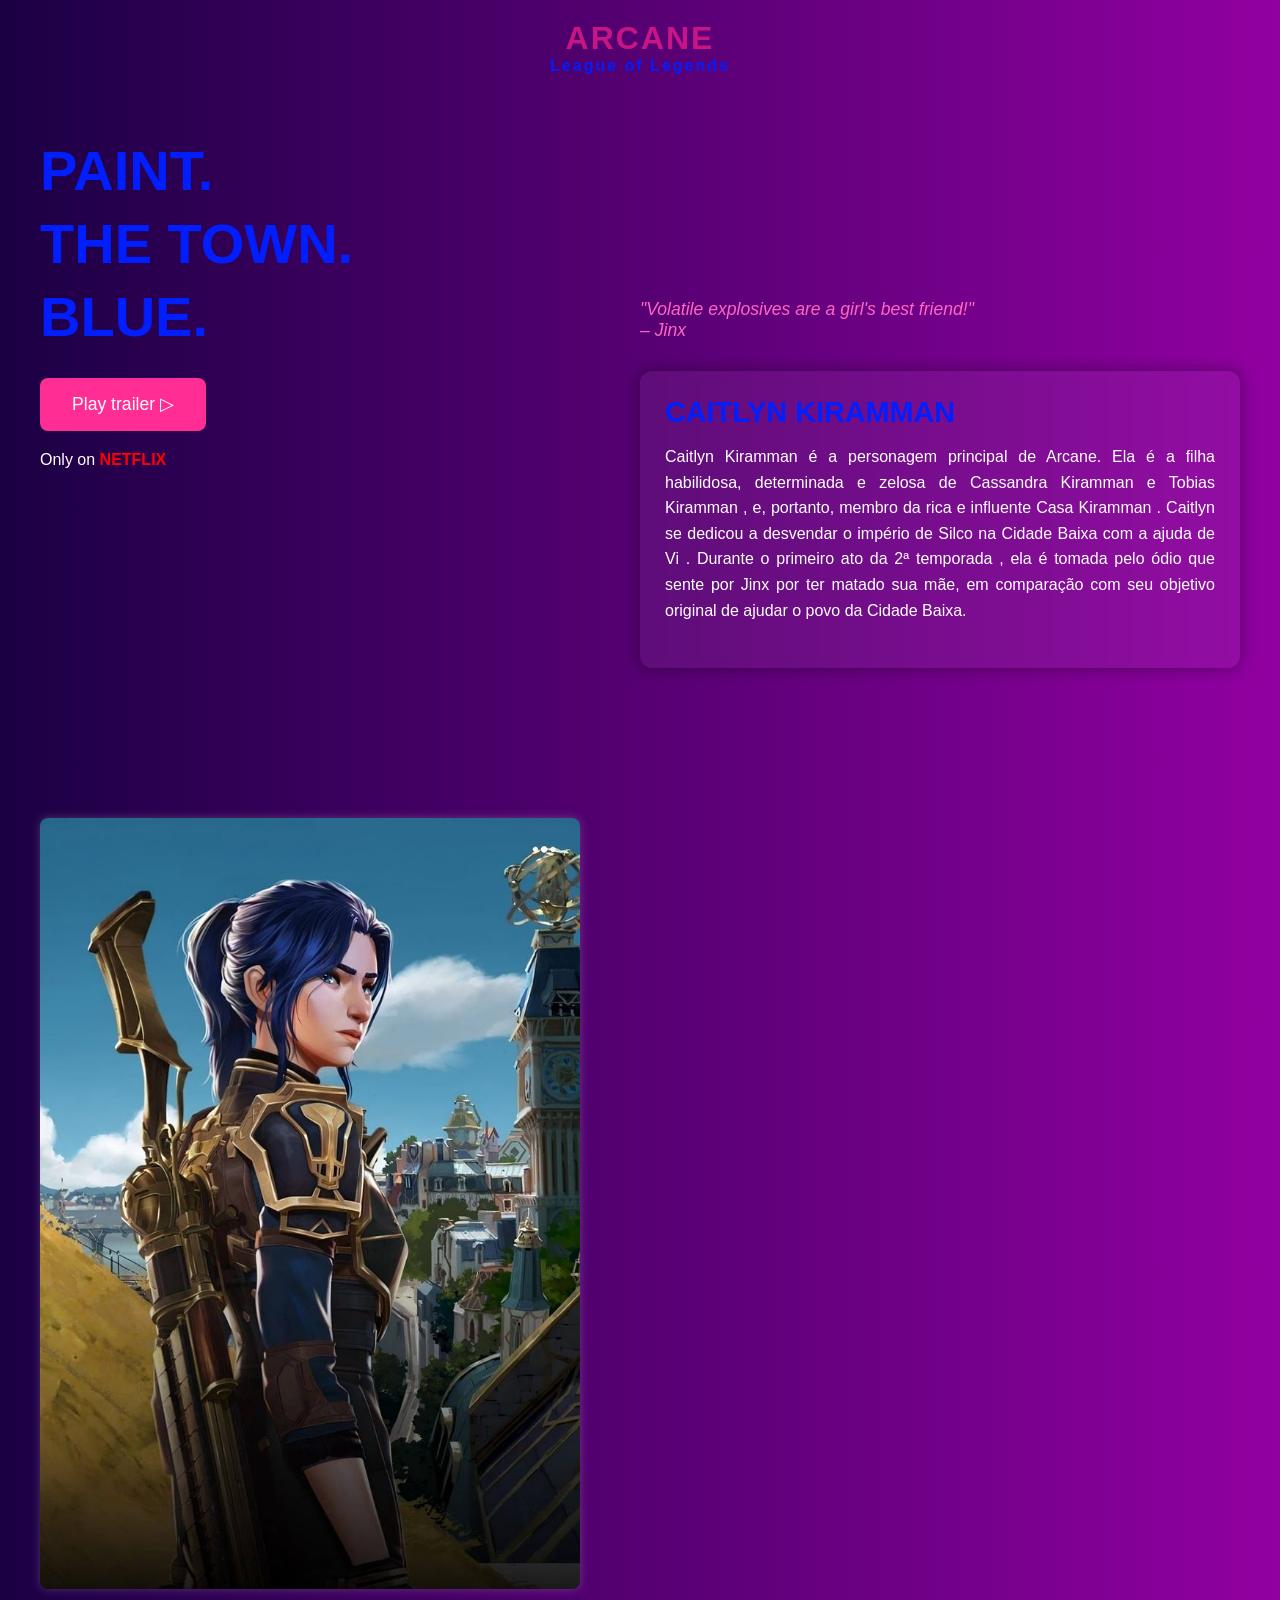
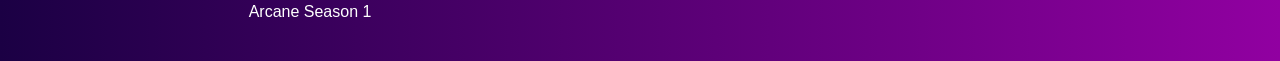
<file: Exemplo 1/Index.html>
<!DOCTYPE html>
<html lang="en">
<head>
    <meta charset="UTF-8" />
    <meta name="viewport" content="width=device-width, initial-scale=1.0" />
    <title>Arcane - Paint the Town Blue</title>
    <link rel="stylesheet" href="Style.css" />
    <link rel="stylesheet" href="https://fonts.googleapis.com/css2?family=Roboto:wght@400;700&display=swap" />
    <link rel="stylesheet" href="https://fonts.googleapis.com/css2?family=Montserrat:wght@400;700&display=swap" />
</head>
<body>
    <header class="header">
        <h1 class="logo">ARCANE <span>League of Legends</span></h1>
    </header>

    <main class="main-content">
        <section class="left-section">
            <h2 class="title">
                <span>PAINT.</span><br />
                <span>THE TOWN.</span><br />
                <span>BLUE.</span>
            </h2>
            <button class="trailer-btn">Play trailer ▷</button>
            <p class="netflix">Only on <span>NETFLIX</span></p>
            <div class="thumbnail">
                <iframe width="560" height="315" src="https://www.youtube.com/embed/fXmAurh012s?si=eSkogs5pMmqVNYXQ" title="YouTube video player" frameborder="0" allow="accelerometer; autoplay; clipboard-write; encrypted-media; gyroscope; picture-in-picture; web-share" referrerpolicy="strict-origin-when-cross-origin" allowfullscreen></iframe>
                <img src="/Exemplo 1/Images/Caitlyn Kiramman Arcane season 2.jpg" alt="Caitlyn Kiramman" />
                <p>Arcane Season 1</p>
            </div>
        </section>

        <section class="right-section">
            <div class="jinx-art">
                <video src="/Exemplo 1/Video/bd21bb6a7c33cf49719eb2f01acf7c79.mp4" alt="Jinx" class="jinx-video" autoplay loop muted></video>
                <p class="jinx-quote">"Volatile explosives are a girl's best friend!"<br />– Jinx</p>
            </div>

            <div class="character-info">
                <h3>CAITLYN KIRAMMAN</h3>
                <p>
                    Caitlyn Kiramman é a personagem principal de Arcane. Ela é a filha habilidosa, determinada e zelosa de Cassandra Kiramman e Tobias Kiramman , e, portanto, membro da rica e influente Casa Kiramman . Caitlyn se dedicou a desvendar o império de Silco na Cidade Baixa com a ajuda de Vi . Durante o primeiro ato da 2ª temporada , ela é tomada pelo ódio que sente por Jinx por ter matado sua mãe, em comparação com seu objetivo original de ajudar o povo da Cidade Baixa.
                </p>
            </div>
        </section>
    </main>

    <script src="Script.js"></script>
</body>
</file>
<file: Exemplo 1/Style.css>
/* Reset básico */
* {
  margin: 0;
  padding: 0;
  box-sizing: border-box;

body {
  font-family: 'Segoe UI', Tahoma, Geneva, Verdana, sans-serif;
  background: linear-gradient(90deg, #1b0044, #9100a1);
  color: #fff;
  min-height: 100vh;
}

/* Logo */
.header {
  padding: 20px 40px;
  text-align: center;
}

.logo {
  font-size: 2rem; /* Aumentado para maior destaque */
  color: #C71585;
  letter-spacing: 2px;
}

.logo span {
  display: block;
  font-size: 1rem; /* Levemente maior para melhor leitura */
  color: #011efe;
}

/* Layout principal */
.main-content {
  display: flex;
  flex-wrap: wrap;
  padding: 40px;
  justify-content: space-between;
  gap: 40px;
}

/* Lado esquerdo */
.left-section {
  flex: 1;
  max-width: 45%; /* Ajustado para melhor proporção */
}

.title {
  font-size: 3.5rem; /* Maior para chamar mais atenção */
  font-weight: 900;
  line-height: 1.3; /* Melhor espaçamento entre linhas */
  margin-bottom: 25px;
  color: #011efe;
}

.trailer-btn {
  background-color: #ff2d94;
  color: white;
  border: none;
  padding: 16px 32px; /* Maior para melhor usabilidade */
  font-size: 1.1rem; /* Levemente maior */
  border-radius: 8px;
  cursor: pointer;
  transition: background 0.3s;
  margin-bottom: 20px;
}

.trailer-btn:hover {
  background-color: #e60073;
}

.netflix {
  font-size: 1rem; /* Levemente maior */
  margin-bottom: 30px;
}

.netflix span {
  color: red;
  font-weight: bold;
}

.thumbnail img {
  width: 100%;
  border-radius: 8px;
  margin-bottom: 10px; /* Maior espaçamento */
  box-shadow: 0 0 10px rgba(255, 255, 255, 0.2);
}

.thumbnail p {
  font-size: 1rem; /* Maior para melhor leitura */
  text-align: center;
}

/* Lado direito */
.right-section {
  flex: 1;
  max-width: 50%; /* Ajustado para melhor proporção */
  position: relative;
}

.jinx-art {
  position: relative;
  margin-bottom: 30px;
}

.jinx-art img {
  width: 100%;
  max-width: 350px; /* Maior para mais destaque */
  filter: drop-shadow(0 0 10px #ff00ff);
}

.jinx-quote {
  font-style: italic;
  color: #ff66c4;
  margin-top: 10px;
  font-size: 1.1rem; /* Levemente maior */
  max-width: 350px; /* Ajustado para acompanhar a imagem */
}

.character-info {
  background: rgba(255, 255, 255, 0.05);
  padding: 25px; /* Maior para mais espaçamento interno */
  border-radius: 12px;
  backdrop-filter: blur(5px);
  box-shadow: 0 0 15px rgba(0, 0, 0, 0.4);
}

.character-info h3 {
  font-size: 1.8rem; /* Maior para mais destaque */
  margin-bottom: 15px;
  color: #011efe;
}

.character-info p {
  font-size: 1rem; /* Levemente maior */
  line-height: 1.6; /* Melhor espaçamento entre linhas */
  margin-bottom: 20px;
  text-align: justify;
}

.caitlyn-img {
  width: 100%;
  max-width: 180px; /* Maior para mais visibilidade */
  border-radius: 10px;
  display: block;
}

.bolha {
  position: absolute;
  width: 12px;
  height: 12px;
  border-radius: 50%;
  background: #ff66c4;
  animation: subir 1.5s ease-out forwards;
  pointer-events: none;
  z-index: 9999;
}

@keyframes subir {
  to {
    transform: translateY(-60px) scale(0.5);
    opacity: 0;
  }
}
  

  
}
</file>
